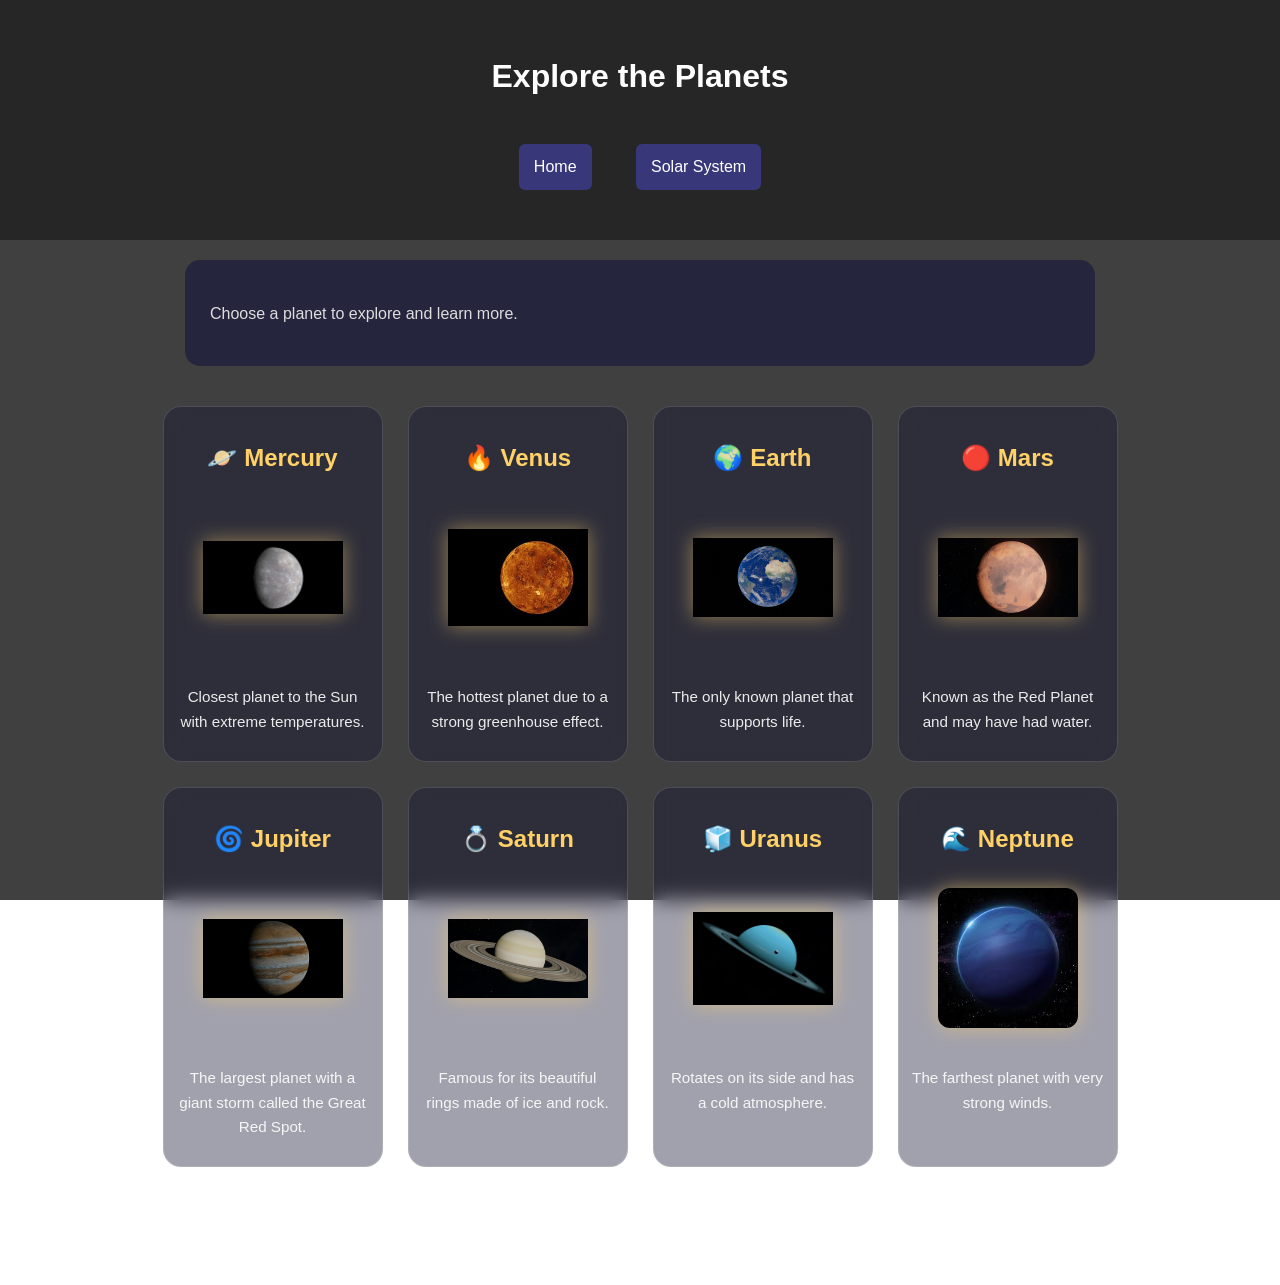
<file: planets/planets.html>
<!DOCTYPE html>
<html lang="en">
<head>
  <meta charset="UTF-8">
  <!--makes page responsive-->
  <meta name="viewport" content="width=device-width, initial-scale=1.0">
  <title>Planets</title>
  <link rel="stylesheet" href="../style.css">
</head>

<body>

  <!-- Background Video -->
  <video class="bg-video" autoplay muted loop playsinline>
    <source src="../videos/solar_system.mp4" type="video/mp4">
  </video>

  <!-- HEADER -->
  <header>
     <h1>Explore the Planets</h1>

    <!--nav between pages-->
     <nav aria-label="Main navigation">
      <a href="../index.html">Home</a>
      <a href="../solar_system.html">Solar System</a>
    </nav>
  </header>

  <!-- main -->
  <main>

    <section>
      <p>Choose a planet to explore and learn more.</p>
    </section>

    <!--planet grid -->
    <div class="planets-container">

      <!--each card is links to external information-->
      <a href="https://en.wikipedia.org/wiki/Mercury_(planet)" target="_blank" rel="noopener noreferrer" class="planet-card">
        <h2>🪐 Mercury</h2>
        <img src="../images/mercury.jpg" alt="Planet Mercury with a rocky grey surface">
        <p>Closest planet to the Sun with extreme temperatures.</p>
      </a>

      <a href="https://en.wikipedia.org/wiki/Venus" target="_blank" rel="noopener noreferrer" class="planet-card">
        <h2>🔥 Venus</h2>
        <img src="../images/venus.jpg" alt="Planet Venus covered in thick clouds">
        <p>The hottest planet due to a strong greenhouse effect.</p>
      </a>

      <a href="https://en.wikipedia.org/wiki/Earth" target="_blank" rel="noopener noreferrer" class="planet-card">
        <h2>🌍 Earth</h2>
        <img src="../images/earth.jpg" alt="Planet Earth with oceans and clouds">
        <p>The only known planet that supports life.</p>
      </a>

      <a href="https://en.wikipedia.org/wiki/Mars" target="_blank" rel="noopener noreferrer" class="planet-card">
        <h2>🔴 Mars</h2>
        <img src="../images/mars.jpg" alt="Red planet Mars">
        <p>Known as the Red Planet and may have had water.</p>
      </a>

      <a href="https://en.wikipedia.org/wiki/Jupiter" target="_blank" rel="noopener noreferrer" class="planet-card">
        <h2>🌀 Jupiter</h2>
        <img src="../images/jupiter.jpg" alt="Jupiter with its storm">
        <p>The largest planet with a giant storm called the Great Red Spot.</p>
      </a>

      <a href="https://en.wikipedia.org/wiki/Saturn" target="_blank" rel="noopener noreferrer" class="planet-card">
        <h2>💍 Saturn</h2>
        <img src="../images/saturn.jpg" alt="Saturn with rings">
        <p>Famous for its beautiful rings made of ice and rock.</p>
      </a>

      <a href="https://en.wikipedia.org/wiki/Uranus" target="_blank" rel="noopener noreferrer" class="planet-card">
        <h2>🧊 Uranus</h2>
        <img src="../images/Uranus.jpg" alt="Uranus blue-green planet">
        <p>Rotates on its side and has a cold atmosphere.</p>
      </a>

      <a href="https://en.wikipedia.org/wiki/Neptune" target="_blank" rel="noopener noreferrer" class="planet-card">
        <h2>🌊 Neptune</h2>
        <img src="../images/neptune.jpg" alt="Neptune deep blue planet">
        <p>The farthest planet with very strong winds.</p>
      </a>

    </div>

  </main>

  <footer>
    <p>&copy; 2026 BigPlanetarium</p>
  </footer>

</body>
</html>
</file>
<file: style.css>
/* RESET */
* {
  box-sizing: border-box;
}

/* BASE PAGE STYLE */
body {
  margin: 0;
  font-family: Arial, sans-serif;
  color: #ffffff;
  line-height: 1.6;
  overflow-x: hidden;
}

/* BACKGROUND VIDEO */
.bg-video {
  position: fixed;
  top: 0;
  left: 0;
  width: 100%;
  height: 100%;
  object-fit: cover;
  z-index: -2;
}

/* DARK OVERLAY FOR READABILITY */
body::before {
  content: "";
  position: fixed;
  top: 0;
  left: 0;
  width: 100%;
  height: 100%;
  background: rgba(0, 0, 0, 0.75);
  z-index: -1;
}

/* HEADER */
header {
  background: rgba(0, 0, 0, 0.4);
  text-align: center;
  padding: 30px 20px;
}

/* HEADINGS */
h2,
section h2 {
  color: #ffd166;
  margin-bottom: 10px;
}

/* NAVIGATION */
nav {
  margin-top: 15px;
}

nav a {
  color: #ffffff;
  background-color: rgba(59, 59, 143, 0.8);
  padding: 10px 15px;
  margin: 20px;
  text-decoration: none;
  display: inline-block;
  border-radius: 6px;
  transition: 0.3s;
}

/* Keyboard and mouse focus */
nav a:hover,
nav a:focus {
  background-color: #ffd166;
  color: #000000;
  outline: 3px solid #ffffff;
}

/* MAIN LAYOUT */
main {
  max-width: 950px;
  margin: auto;
  padding: 20px;
}

/* SOLAR SYSTEM PAGE LAYOUT */
.solar_system {
  max-width: 1000px;
  margin: 0 auto;
  padding: 40px 20px;
}

/* CONTENT SECTIONS */
section {
  background: rgba(20, 20, 60, 0.6);
  padding: 25px;
  border-radius: 15px;
  margin-bottom: 40px;
  backdrop-filter: blur(8px);
}

section p {
  margin-bottom: 15px;
  color: #ddd;
}

/* IMAGES */
img {
  max-width: 100%;
  max-height: 350px;
  object-fit: cover;
  object-position: center;
  border-radius: 12px;
  margin-top: 15px;
  box-shadow: 0 0 30px rgba(255, 255, 255, 0.15);
}

/* INPUT AND BUTTON */
input,
button {
  font-size: 1rem;
  padding: 10px;
  margin-top: 10px;
  max-width: 100%;
  border-radius: 6px;
  border: none;
  margin-left: 8px;
}

button {
  background-color: #ffd166;
  color: #000000;
  cursor: pointer;
  transition: 0.3s;
}

button:hover,
button:focus {
  background-color: #ffffff;
  outline: 3px solid #ffd166;
}

/* YOUTUBE VIDEO */
iframe {
  width: 100%;
  max-width: 700px;
  height: 390px;
  border: none;
  border-radius: 12px;
}



/* PLANETS GRID */
.planets-container {
  display: grid;
  grid-template-columns: repeat(4, 220px);
  gap: 25px;
  justify-content: center;
  margin-top: 40px;
}

/* PLANET CARDS */
.planet-card {
  display: block;
  text-decoration: none;
  color: #ffffff;
  padding: 12px;
  border-radius: 18px;
  text-align: center;
  backdrop-filter: blur(10px);
  background: rgba(20, 20, 50, 0.4);
  border: 1px solid rgba(255, 255, 255, 0.15);
  transition: 0.3s ease;
}

/* Planet card hover effect */
.planet-card:hover,
.planet-card:focus {
  transform: translateY(-8px) scale(1.02);
  box-shadow: 0 0 30px rgba(255, 209, 102, 0.5);
  outline: 3px solid #ffd166;
}

.planet-card h2 {
  color: #ffd166;
  margin-bottom: 15px;
}

.planet-card img {
  width: 140px;
  height: 140px;
  object-fit: contain;
  margin: 15px 0;
  filter: drop-shadow(0 0 10px rgba(255, 209, 102, 0.5));
  box-shadow: none;
}

.planet-card p {
  font-size: 0.95rem;
  opacity: 0.9;
}

/* SOLAR SYSTEM VIDEOS */
.solar-video {
  width: 100%;
  max-width: 800px;
  height: 300px;
  object-fit: cover;
  border-radius: 12px;
  display: block;
  margin: 15px auto 0;
}

/* FOOTER */
footer {
  text-align: center;
  padding: 20px;
}
</file>
